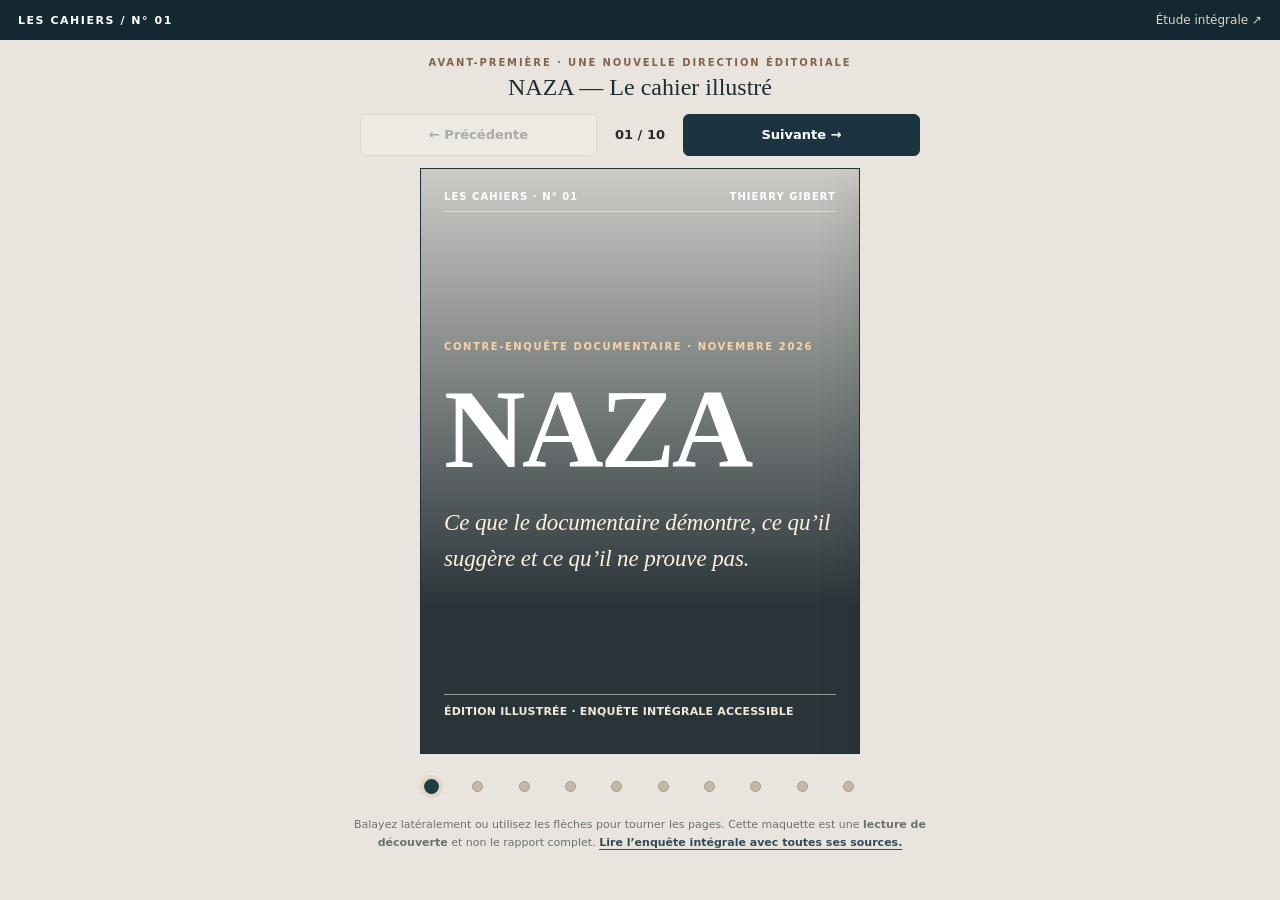
<file: archives/avant-premiere-10-cartes-2026-11-14.html>
<!doctype html><html lang="fr"><head><meta charset="utf-8"><meta name="viewport" content="width=device-width,initial-scale=1,viewport-fit=cover"><title>Avant-première — Les Cahiers 01 · NAZA</title><meta name="description" content="Maquette éditoriale illustrée de NAZA, un parcours de lecture de découverte."><style>
:root{--night:#142832;--navy:#1b3540;--paper:#f6f2e9;--ivory:#fffaf1;--sand:#e8dfd2;--bronze:#a87a4e;--rust:#a3483c;--ink:#1e2d33;--soft:#736a62;--serif:Georgia,"Iowan Old Style",serif;--sans:system-ui,-apple-system,"Segoe UI",sans-serif;--pw:min(92vw,440px,58svh);--ph:calc(var(--pw) * 1.307)}
*{box-sizing:border-box}html{scroll-behavior:smooth}body{margin:0;background:#e9e5de;color:var(--ink);font-family:var(--sans)}a{color:inherit}button,select{font:inherit}button:focus-visible,a:focus-visible,select:focus-visible{outline:3px solid #da9f65;outline-offset:4px}
.top{padding:13px 18px;background:var(--night);color:#fff;display:flex;gap:12px;align-items:center;justify-content:space-between}.brand{font-size:11px;font-weight:800;letter-spacing:.14em;text-transform:uppercase}.top a{font-size:12px;text-decoration:none;color:#e3d5c7}
main{max-width:1100px;margin:auto;padding:12px 12px 40px}.pretitle{text-align:center;font-size:10px;font-weight:800;letter-spacing:.19em;text-transform:uppercase;color:#806448;margin:5px 0}.heading{text-align:center;font:500 clamp(17px,4vw,24px)/1.2 var(--serif);margin:4px 0 12px}
.nav{display:flex;align-items:center;gap:8px;justify-content:center;max-width:560px;margin:0 auto 12px}.nav button{border:1px solid #c2b9ad;background:#f8f7f3;color:var(--night);font-size:13px;font-weight:750;padding:9px 11px;min-height:42px;border-radius:6px;flex:1;cursor:pointer}.nav button.next{background:var(--navy);color:#fff;border-color:var(--navy)}.nav button:disabled{opacity:.3;cursor:default}.nav .count{font-size:13px;font-weight:850;min-width:66px;text-align:center;font-variant-numeric:tabular-nums}
.viewport{position:relative;perspective:1450px;-webkit-perspective:1450px;display:flex;justify-content:center;align-items:center;min-height:0}.book{position:relative;width:var(--pw);height:auto;aspect-ratio:.765;isolation:isolate}.leaf{width:100%;height:100%;position:absolute;inset:0;overflow:hidden;box-shadow:0 16px 40px #101f2728,3px 2px 0 #e5dfd4;border:1px solid #ded5c8;background:var(--ivory);transform-style:preserve-3d;backface-visibility:hidden;-webkit-backface-visibility:hidden}.leaf-inner{height:100%;width:100%;display:flex;flex-direction:column;min-height:0;padding:clamp(18px,5vw,26px);position:relative}
.leaf .folio{font:800 10px/1.2 var(--sans);letter-spacing:.13em;color:#8f765c;text-transform:uppercase;border-bottom:1px solid #d9cbbd;padding-bottom:7px;margin-bottom:10px;display:flex;justify-content:space-between}.leaf h2{font:500 clamp(25px,6.3vw,36px)/1.05 var(--serif);letter-spacing:-.04em;margin:0 0 8px}.leaf .deck{font:400 clamp(13.5px,3.7vw,16px)/1.48 var(--serif);margin:0;color:#3b494b}.leaf .conclusion{font:500 clamp(13px,3.5vw,15px)/1.4 var(--sans);margin:7px 0 0;color:#253e42}.leaf .source{margin-top:auto;border-top:1px solid #e0d8ca;padding-top:7px;font:600 9px/1.25 var(--sans);letter-spacing:.04em;color:#786c60}.leaf .num{position:absolute;right:20px;bottom:13px;font:700 9px var(--sans);color:#8b765f}
.leaf--cover{background:linear-gradient(180deg,#12232d22,#0c191fdd 75%),url('https://thierrygibert15.wordpress.com/wp-content/uploads/2026/11/les-cahiers-naza-couverture-editoriale.jpg') center/cover;color:white;border-color:#1e3038}
.leaf--cover .leaf-inner{padding:22px 23px 23px}.leaf--cover .folio{color:#fff;border-color:#ffffff7a}.leaf--cover .hero{margin-top:auto}.leaf--cover .eyebrow{font:850 10px var(--sans);letter-spacing:.16em;color:#f9d3a5;text-transform:uppercase}.leaf--cover h2{font:400 clamp(74px,21vw,113px)/.92 var(--serif);letter-spacing:-.075em;margin:12px 0 15px}.leaf--cover .deck{color:#fff1dd;font:italic 400 clamp(17px,5vw,23px)/1.3 var(--serif)}.leaf--cover .source{color:#eee2cf;border-color:#ffffff80}
.leaf--opening{background:var(--paper)}.leaf--opening .huge{font:italic 400 clamp(30px,8.5vw,50px)/1 var(--serif);letter-spacing:-.05em;color:#4e3e32;margin:0 0 15px}.leaf--opening .rule{width:52%;height:3px;background:var(--rust);margin:16px 0 13px}.leaf--opening .questions{display:grid;gap:7px;margin-top:auto}.leaf--opening .questions div{font-size:12px;font-weight:680;line-height:1.25;border-top:1px solid #d6cfc1;padding:7px 0;display:flex;align-items:center;gap:10px}.leaf--opening .questions b{font:400 22px var(--serif);color:var(--rust)}
.leaf--night{background:var(--night);color:#faf4e9;border-color:#0e252d}.leaf--night .folio{color:#dbbe92;border-color:#647579}.leaf--night h2{color:#fff8ed}.leaf--night .deck{color:#e7dfd1}.leaf--night .source{border-color:#53686c;color:#d7c9b5}.leaf--night .num{color:#bdab91}
.leaf--numbers{background:#f3eee5}.leaf--numbers .giant{font:400 clamp(58px,17.5vw,91px)/.9 var(--serif);letter-spacing:-.065em;color:#1a333b;margin:0}.leaf--numbers .explain{font:500 12px/1.38 var(--sans);color:#554c44}
.graphic{flex:1;min-height:0;display:flex;flex-direction:column;justify-content:center;margin:10px 0 8px}
.target-flow{display:grid;grid-template-columns:1fr 28px 1fr;gap:6px;align-items:stretch;margin:8px 0 8px}.target-flow .step{padding:13px 9px;border:1px solid #5f6c70;min-height:98px;display:flex;flex-direction:column;gap:8px}.target-flow .step b{font:600 14px var(--sans);color:#f5d5a3}.target-flow .step small{font:12px/1.25 var(--sans);color:#e3e1db}.target-flow .arrow{display:grid;place-content:center;color:#c4aa88;font-size:26px}
.target-second{border-top:1px solid #647579;padding-top:10px;margin-top:8px;display:grid;grid-template-columns:1fr 1fr 1fr;gap:7px}.target-second span{font:700 10px/1.3 var(--sans);color:#eae0cd;border:1px solid #576a6c;padding:7px 3px;text-align:center}
.comparison{display:grid;grid-template-columns:1fr 1fr;gap:9px;margin:9px 0 5px}.comparison>div{border:1px solid #c6bbae;background:#fffdfa;padding:13px 9px;min-height:125px}.comparison>div:nth-child(2){background:#edddd4;border-color:#cfae9b}.comparison strong{display:block;font:500 clamp(52px,15vw,79px)/.95 var(--serif);letter-spacing:-.07em;color:#21383d}.comparison span{display:block;font:800 9px/1.25 var(--sans);text-transform:uppercase;letter-spacing:.07em;color:#7d5941;margin:8px 0}.comparison small{font:11px/1.35 var(--sans);color:#3a4144;display:block}
.case-grid{background:#1b333b;color:#fff5e5;padding:13px 14px;margin:12px 0 4px;border-top:4px solid #b98955}.case-grid .big{font:400 clamp(48px,14.5vw,80px)/.98 var(--serif);letter-spacing:-.045em}.case-grid .unit{font:700 12px var(--sans);color:#e9d4b5}.case-grid small{display:block;border-top:1px solid #6c8183;font:11px/1.45 var(--sans);color:#e8e3db;margin-top:10px;padding-top:9px}
.convoy{position:relative;background:#e3ded3;border:1px solid #d3cbbd;margin:13px 0 9px;min-height:130px;padding:20px 10px 18px;display:flex;align-items:center;justify-content:space-evenly}.convoy:before{content:"";position:absolute;left:10%;right:10%;top:60%;border-top:2px dashed #7d9191}.van{z-index:1;background:#f7f8f4;border:2px solid #35555b;border-radius:4px;width:50px;height:27px;display:grid;place-content:center;position:relative}.van:before,.van:after{content:"";position:absolute;bottom:-7px;width:9px;height:9px;border-radius:50%;background:#35555b}.van:before{left:7px}.van:after{right:7px}.van span{font:800 8px var(--sans)}.convoy .alert{z-index:1;position:absolute;right:8px;top:4px;color:#b5473a;font-weight:900;font-size:24px}
.source-test{display:grid;grid-template-columns:1fr 23px 1fr;gap:5px;align-items:center;margin:12px 0}.source-test>div{padding:16px 10px;background:#f6ecda;border:1px solid #dccbb1;min-height:123px}.source-test>div:last-child{background:#273f46;color:#fff;border-color:#273f46}.source-test strong{display:block;font:400 clamp(49px,13vw,65px)/1 var(--serif);letter-spacing:-.04em}.source-test span{font:700 11px/1.25 var(--sans);display:block;margin-top:7px}.source-test .not-eq{font:900 22px var(--sans);color:#bd7358}
.legal-stack{display:grid;gap:5px;margin:8px 0 7px}.legal-stack>div{display:grid;grid-template-columns:39px 1fr;gap:10px;align-items:center;border-bottom:1px solid #607576;padding:8px 3px}.legal-stack b{font:400 33px var(--serif);color:#dfb884}.legal-stack strong{font:700 13px/1.2 var(--sans);display:block}.legal-stack small{font:11px/1.3 var(--sans);color:#d2dcd7;display:block;margin-top:2px}
.status{display:grid;gap:7px;margin:12px 0}.status div{padding:10px 10px 10px 13px;border-left:4px solid #8a9a87;background:#eeede6}.status div:nth-child(2){border-color:#c2a25d;background:#f2eadb}.status div:nth-child(3){border-color:#b36259;background:#eee3dd}.status strong{font:850 11px var(--sans);text-transform:uppercase;letter-spacing:.08em;display:block;margin-bottom:3px}.status span{font:12px/1.38 var(--sans);display:block}
.leaf--closing{background:var(--night);color:#fff}.leaf--closing .folio{color:#dec9a7;border-color:#607375}.leaf--closing .quote{font:italic 400 clamp(28px,7.3vw,45px)/1.05 var(--serif);letter-spacing:-.04em;margin:auto 0 18px}.leaf--closing .quote:before{content:"“";display:block;font:400 63px/.7 var(--serif);color:#d4ad75}.leaf--closing .links{display:grid;gap:8px;margin-bottom:12px}.leaf--closing .links a{font:800 12px var(--sans);color:#102832;background:#f6ecdc;padding:10px 12px;text-decoration:none}.leaf--closing .source{color:#b7c8c9;border-color:#51676a}
.turn-overlay{pointer-events:none;z-index:3;transform-style:preserve-3d;will-change:transform,opacity}.turn-overlay.fwd{transform-origin:left center;animation:turnOut 660ms ease-in-out forwards}.turn-overlay.back{transform-origin:right center;animation:turnBack 660ms ease-in-out forwards}@keyframes turnOut{from{transform:rotateY(0);opacity:1}to{transform:rotateY(-178deg);opacity:0}}@keyframes turnBack{from{transform:rotateY(0);opacity:1}to{transform:rotateY(178deg);opacity:0}}
.cta{text-align:center;font-size:11px;color:#69716e;line-height:1.6;margin:12px auto 5px;max-width:630px}.cta a{color:#314c56;font-weight:700;text-underline-offset:3px}
@media(max-width:370px){.leaf-inner{padding:13px}.leaf h2{font-size:23px}.leaf .deck{font-size:13px}.leaf .graphic{margin:6px 0}.legal-stack>div{padding:6px 2px}.page-small{font-size:10px}}
@media(prefers-reduced-motion:reduce){*{scroll-behavior:auto!important}.turn-overlay{animation:none!important}}

/* Une carte = un cran de défilement, avec balayage horizontal natif. */
.book{
 display:flex;align-items:stretch;gap:0;overflow-x:auto;overflow-y:hidden;
 scroll-snap-type:x mandatory;scroll-padding-inline:0;
 overscroll-behavior-x:contain;-webkit-overflow-scrolling:touch;
 scrollbar-width:none;touch-action:pan-x pan-y;
 aspect-ratio:.75;
}
.book::-webkit-scrollbar{display:none}
.book>.leaf{
 position:relative;inset:auto;flex:0 0 100%;min-width:0;width:100%;
 height:100%;scroll-snap-align:start;scroll-snap-stop:normal;transform:none;
}
#source[hidden]{display:none!important}

/* Typographie, contraste et notes de sources */
.leaf-inner{padding:clamp(16px,4.6vw,25px)}
.leaf .folio{font-size:10px;line-height:1.28;margin-bottom:12px;letter-spacing:.105em}
.leaf h2{font-weight:570;line-height:1.15;margin-bottom:12px;letter-spacing:-.032em}
.leaf .deck{line-height:1.55;letter-spacing:-.005em}
.leaf .conclusion{line-height:1.52}
.leaf .source{
 font:650 clamp(10px,2.45vw,11px)/1.44 var(--sans);
 letter-spacing:.017em;color:#61594f;border-top:1px solid #d6cbb9;
 padding-top:9px;margin-top:auto;
}
.leaf--night .source,.leaf--closing .source{color:#e2d4c4;border-color:#5c7477}
.leaf--cover .source{color:#f4e8d7;border-color:#ffffff80}
.leaf .graphic{margin-top:12px;margin-bottom:10px}
.leaf .folio,.leaf h2,.leaf .source{flex-shrink:0}

/* Dix points de progression accessibles et cliquables */
.progress{
 width:min(460px,94vw);margin:14px auto 6px;
 display:grid;grid-template-columns:repeat(10,minmax(0,1fr));
 gap:3px;align-items:center;
}
.progress-dot{
 appearance:none;-webkit-appearance:none;border:0;background:transparent;
 cursor:pointer;min-width:0;min-height:36px;padding:0;
 display:flex;align-items:center;justify-content:center;
}
.progress-dot::before{
 content:"";display:block;width:9px;height:9px;border-radius:50%;
 background:#c4b9a8;border:1px solid #a99a88;
 transition:background .18s,transform .18s,box-shadow .18s;
}
.progress-dot.is-done::before{background:#ae825b;border-color:#97704c}
.progress-dot[aria-current="step"]::before{
 background:#203d47;border-color:#203d47;transform:scale(1.35);
 box-shadow:0 0 0 3px #e2d7c7;
}
.progress-dot:hover::before{background:#6d5843}
.progress-dot:focus-visible{outline:2px solid #976b45;outline-offset:-3px;border-radius:5px}
.nav .count{min-width:70px}

/* Le téléchargement est l'action principale de la dernière carte */
.leaf--closing .links{gap:7px;margin-bottom:8px}
.leaf--closing .links a.link-download{
 display:flex;align-items:center;gap:10px;padding:11px 12px;
 border:1px solid #e6c18f;color:#172e36;background:#efc997;
 font-size:13px;line-height:1.25;font-weight:850;
 text-align:left;border-radius:3px;box-shadow:0 3px 0 #b98551;
}
.leaf--closing .links a.link-download:hover{background:#ffe0b3}
.leaf--closing .links a.link-download .download-icon{font:700 26px/1 var(--sans)}
.leaf--closing .links a.link-download small{
 display:block;margin-top:3px;font:550 10px/1.25 var(--sans);
 letter-spacing:.01em;
}
.leaf--closing .links a.link-secondary{
 padding:9px 11px;border:1px solid #82989a;
 background:transparent;color:#fff3df;
 font-size:11px;text-align:center;box-shadow:none;
}
.leaf--closing .links a.link-secondary:hover{background:#344d52}
@media(max-width:370px){
 .leaf-inner{padding:14px}
 .leaf h2{line-height:1.12;margin-bottom:9px}
 .leaf .folio{font-size:9px;margin-bottom:8px}
 .leaf .deck{line-height:1.43}
 .leaf .graphic{margin:6px 0}
 .leaf .source{font-size:9.5px;line-height:1.34;padding-top:6px}
 .leaf--closing .links a.link-download{padding:9px 10px}
}
@media(prefers-reduced-motion:reduce){
 .book{scroll-behavior:auto!important}
 .progress-dot::before{transition:none}
}

</style></head><body><header class="top"><div class="brand">LES CAHIERS / N° 01</div><a href="./">Étude intégrale ↗</a></header><main><div class="pretitle">Avant-première · Une nouvelle direction éditoriale</div><h1 class="heading">NAZA — Le cahier illustré</h1><nav class="nav" aria-label="Tourner les feuilles"><button id="prev" type="button" aria-label="Page précédente">← Précédente</button><output class="count" id="count">01 / 10</output><button id="next" class="next" type="button" aria-label="Page suivante">Suivante →</button></nav><div class="viewport" id="stage"><div id="book" class="book" role="region" aria-label="Cahier NAZA à feuilleter"><article id="page" class="leaf leaf--cover" data-section="Ouverture" aria-label="Couverture NAZA"><div class="leaf-inner"><div class="folio"><span>LES CAHIERS · N° 01</span><span>THIERRY GIBERT</span></div><div class="hero"><div class="eyebrow">Contre-enquête documentaire · Novembre 2026</div><h2>NAZA</h2><p class="deck">Ce que le documentaire démontre, ce qu’il suggère et ce qu’il ne prouve pas.</p></div><p class="source">ÉDITION ILLUSTRÉE · ENQUÊTE INTÉGRALE ACCESSIBLE</p></div></article></div></div><nav id="progress" class="progress" aria-label="Progression de la lecture : 10 cartes"></nav><p class="cta">Balayez latéralement ou utilisez les flèches pour tourner les pages. Cette maquette est une <strong>lecture de découverte</strong> et non le rapport complet. <a href="./">Lire l’enquête intégrale avec toutes ses sources.</a></p></main><div id="source" hidden><article class="leaf leaf--cover" data-section="Ouverture" aria-label="Couverture NAZA"><div class="leaf-inner"><div class="folio"><span>LES CAHIERS · N° 01</span><span>THIERRY GIBERT</span></div><div class="hero"><div class="eyebrow">Contre-enquête documentaire · Novembre 2026</div><h2>NAZA</h2><p class="deck">Ce que le documentaire démontre, ce qu’il suggère et ce qu’il ne prouve pas.</p></div><p class="source">ÉDITION ILLUSTRÉE · ENQUÊTE INTÉGRALE ACCESSIBLE</p></div></article><article class="leaf leaf--opening" data-section="Pourquoi ?" aria-label="La question centrale"><div class="leaf-inner"><div class="folio"><span>OUVERTURE</span><span>01</span></div><div style="margin:auto 0"><div class="huge">Une accusation grave exige des preuves précises.</div><div class="rule"></div><p class="deck">Le documentaire NAZA interroge la manière dont l’armée israélienne a ciblé des objectifs à Gaza. Nous examinons ses témoignages et les données disponibles, sans confondre une accusation avec sa démonstration.</p></div><div class="questions"><div><b>1</b> Que sait-on des procédures ?</div><div><b>2</b> Que disent vraiment les chiffres ?</div><div><b>3</b> Que permet de conclure le droit ?</div></div><p class="source">LA MÉTHODE : ÉTABLIR, CONFRONTER, QUALIFIER</p></div></article><article class="leaf leaf--night" data-section="Ciblage" aria-label="Les logiciels ne décident pas seuls."><div class="leaf-inner"><div class="folio"><span>01 / LE CIBLAGE</span><span>LES CAHIERS · 01</span></div><h2>Les logiciels ne décident pas seuls.</h2><div class="graphic"><div class="target-flow"><div class="step"><b>HABSORA</b><small>Proposer des cibles potentielles</small></div><span class="arrow">→</span><div class="step"><b>LAVENDER</b><small>Évaluer des personnes présumées liées à des groupes armés</small></div></div><div class="target-second"><span>DONNÉES</span><span>CONTRÔLE HUMAIN</span><span>DÉCISION</span></div></div><p class="deck">L’existence de ces outils est documentée. La question décisive est le contrôle exercé entre une proposition algorithmique et une frappe effective.</p><p class="source">SOURCES : TSAHAL · +972 MAGAZINE · WASHINGTON POST</p></div></article><article class="leaf leaf--numbers" data-section="Chiffres" aria-label="500 ≠ 500"><div class="leaf-inner"><div class="folio"><span>02 / LES CHIFFRES</span><span>LES CAHIERS · 01</span></div><h2>500 ≠ 500</h2><div class="graphic"><div class="comparison"><div><strong>500</strong><span>DOCUMENTÉ PAR LE NYT</span><small>Risque civil cumulé sur une journée, dans une directive temporaire d’octobre 2023.</small></div><div><strong>500</strong><span>NON ÉTABLI PUBLIQUEMENT</span><small>Pour une frappe unique visant une personne, selon l’allégation discutée dans NAZA.</small></div></div></div><p class="deck">Même chiffre, deux affirmations différentes. La première ne prouve pas la seconde : il faut la fiche de ciblage, la cible et la date pour vérifier une frappe précise.</p><p class="source">SOURCE : NEW YORK TIMES, 26 DÉC. 2024 · TSAHAL, 1er OCT. 2026</p></div></article><article class="leaf " data-section="Opérations" aria-label="Jabaliya. Un bilan n’est pas une prévision."><div class="leaf-inner"><div class="folio"><span>03 / ÉTUDE DE CAS</span><span>LES CAHIERS · 01</span></div><h2>Jabaliya. Un bilan n’est pas une prévision.</h2><div class="graphic"><div class="case-grid"><div class="big">126–143</div><div class="unit">morts civils estimés par Airwars</div><small>31 octobre 2023 · Une estimation après l’attaque, non une évaluation publiée avant la frappe.</small></div></div><p class="deck">L’ampleur des pertes est documentée. Pour juger la décision de frappe, il faut aussi rechercher ce que les décideurs savaient avant l’attaque.</p><p class="source">SOURCE : AIRWARS, DOSSIER ISPT0783 · ESTIMATION ATTRIBUÉE</p></div></article><article class="leaf " data-section="Opérations" aria-label="Sept humanitaires tués."><div class="leaf-inner"><div class="folio"><span>03 / ÉTUDE DE CAS</span><span>LES CAHIERS · 01</span></div><h2>Sept humanitaires tués.</h2><div class="graphic"><div class="convoy" aria-hidden="true"><div class="van"><span>WCK</span></div><div class="van"><span>WCK</span></div><div class="van"><span>WCK</span></div><div class="alert">×</div></div></div><p class="deck">En avril 2024, une frappe israélienne tue sept membres de World Central Kitchen. L’enquête de Tsahal reconnaît des erreurs graves et des violations de procédure.</p><p class="source">LE FAIT ÉTABLI : UNE DÉFAILLANCE · L’INTENTION EXIGE D’AUTRES PREUVES</p></div></article><article class="leaf " data-section="Sources" aria-label="24 témoins filmés. Plus de 100 sources invoquées."><div class="leaf-inner"><div class="folio"><span>04 / LES SOURCES</span><span>LES CAHIERS · 01</span></div><h2>24 témoins filmés. Plus de 100 sources invoquées.</h2><div class="graphic"><div class="source-test"><div><strong>24</strong><span>TÉMOINS À L’ÉCRAN</span></div><span class="not-eq">≠</span><div><strong>100+</strong><span>SOURCES DÉCLARÉES PAR LES PRODUCTEURS</span></div></div></div><p class="deck">Ce n’est ni un film fondé sur un seul témoignage ni une preuve automatique de corroboration : certaines pièces restent confidentielles et ne peuvent pas être contrôlées de façon indépendante.</p><p class="source">SOURCE : PRODUCTEURS DE NAZA, THE GUARDIAN, OCT. 2026</p></div></article><article class="leaf leaf--night" data-section="Droit" aria-label="Trois vérifications. Pas un chiffre magique."><div class="leaf-inner"><div class="folio"><span>05 / LE DROIT</span><span>LES CAHIERS · 01</span></div><h2>Trois vérifications. Pas un chiffre magique.</h2><div class="graphic"><div class="legal-stack"><div><b>01</b><span><strong>Distinction</strong><small>La cible est-elle un objectif militaire ?</small></span></div><div><b>02</b><span><strong>Proportionnalité</strong><small>Le risque civil anticipé est-il excessif au regard de l’avantage attendu ?</small></span></div><div><b>03</b><span><strong>Précautions</strong><small>Les mesures pratiquement possibles ont-elles été prises ?</small></span></div></div></div><p class="deck">La légalité d’une attaque ne se réduit pas au nombre de victimes ni à l’existence d’un outil informatique.</p><p class="source">SOURCE : CICR · DROIT INTERNATIONAL HUMANITAIRE COUTUMIER</p></div></article><article class="leaf " data-section="Conclusion" aria-label="Ce que l’on peut affirmer."><div class="leaf-inner"><div class="folio"><span>06 / LE BILAN</span><span>LES CAHIERS · 01</span></div><h2>Ce que l’on peut affirmer.</h2><div class="graphic"><div class="status"><div><strong>Établi</strong><span>Habsora et Lavender existent et participent au traitement du renseignement.</span></div><div><strong>Fortement étayé</strong><span>Le ciblage a été accéléré et certaines règles ont été assouplies.</span></div><div><strong>Contesté</strong><span>La frappe unique autorisant 500 victimes anticipées n’est pas établie par les pièces publiques.</span></div></div></div><p class="deck">Une conclusion solide vaut davantage qu’une accumulation d’affirmations non vérifiables.</p><p class="source">BILAN DE LA CONTRE-ENQUÊTE · ÉDITION DU 13 NOV. 2026</p></div></article><article class="leaf leaf--closing" data-section="Conclusion" aria-label="Conclusion et accès aux sources"><div class="leaf-inner"><div class="folio"><span>LA CONCLUSION</span><span>LES CAHIERS · 01</span></div><div class="quote">Savoir, accepter et vouloir ne sont pas synonymes.</div><p class="deck" style="color:#f0e5d4;margin-bottom:20px">Le film soulève de vraies questions. Pour y répondre, il faut distinguer les faits, les responsabilités et l’intention.</p><div class="links"><a class="link-download" target="_blank" rel="noopener" href="https://thierrygibert15.wordpress.com/wp-content/uploads/2026/11/les-cahiers-01-naza-edition-consolidee-13-11-2026.pdf"><span class="download-icon" aria-hidden="true">↓</span><span>Télécharger le rapport PDF<small>Édition consolidée · 12 pages</small></span></a><a class="link-secondary" href="./">Lire l’enquête intégrale ↗</a></div><p class="source">DOCUMENTS · MÉTHODE · SOURCES · VÉRIFICATIONS</p></div></article></div><script>
(()=>{
"use strict";
const source=[...document.querySelectorAll("#source > .leaf")];
const book=document.getElementById("book"),prev=document.getElementById("prev"),next=document.getElementById("next"),count=document.getElementById("count"),progress=document.getElementById("progress");
if(!book||!prev||!next||!count||!progress||source.length!==10)return;
// Garder la couverture statique pour les aperçus sans JavaScript.
const cards=source.map((item,i)=>{
 const c=item.cloneNode(true);c.removeAttribute("id");
 c.setAttribute("aria-label","Carte "+(i+1)+" sur "+source.length+" — "+(item.getAttribute("aria-label")||item.dataset.section||"NAZA"));
 c.setAttribute("aria-roledescription","page");return c;
});
book.replaceChildren(...cards);
book.scrollLeft=0;
let current=0,rafId=0;
const reduced=window.matchMedia("(prefers-reduced-motion: reduce)");
const dots=source.map((item,i)=>{
 const b=document.createElement("button");b.type="button";b.className="progress-dot";
 b.setAttribute("aria-label","Aller à la carte "+(i+1)+" sur "+source.length+" : "+(item.getAttribute("aria-label")||item.dataset.section||"NAZA"));
 b.title="Carte "+(i+1)+" — "+(item.dataset.section||"NAZA");
 b.addEventListener("click",()=>go(i));return b;
});
progress.replaceChildren(...dots);
function display(i){
 current=Math.max(0,Math.min(source.length-1,i));
 count.textContent=String(current+1).padStart(2,"0")+" / "+String(source.length).padStart(2,"0");
 prev.disabled=current===0;next.disabled=current===source.length-1;
 dots.forEach((dot,index)=>{
  if(index===current)dot.setAttribute("aria-current","step");else dot.removeAttribute("aria-current");
  dot.classList.toggle("is-done",index<current);
 });
}
function nearest(){return Math.round(book.scrollLeft/Math.max(1,book.clientWidth))}
function go(i){
 if(i<0||i>=source.length)return;
 display(i);
 book.scrollTo({left:i*book.clientWidth,behavior:reduced.matches?"auto":"smooth"});
}
prev.addEventListener("click",()=>go(current-1));
next.addEventListener("click",()=>go(current+1));
book.addEventListener("scroll",()=>{
 if(rafId)return;
 rafId=requestAnimationFrame(()=>{rafId=0;display(nearest())});
},{passive:true});
if("onscrollend" in book)book.addEventListener("scrollend",()=>display(nearest()),{passive:true});
document.addEventListener("keydown",e=>{
 if(e.altKey||e.ctrlKey||e.metaKey||e.target?.matches("input,textarea,select,button,a"))return;
 if(e.key==="ArrowLeft"){e.preventDefault();go(current-1)}
 if(e.key==="ArrowRight"){e.preventDefault();go(current+1)}
});
let width=book.clientWidth;
window.addEventListener("resize",()=>{
 if(Math.abs(book.clientWidth-width)<2)return;
 width=book.clientWidth;book.scrollTo({left:current*width,behavior:"auto"});display(current);
},{passive:true});
display(0);
})();
</script><noscript><p class="cta"><strong>Lecture interactive :</strong> ouvrez ce cahier depuis son <a href="https://thierrygibert-del.github.io/les-cahiers/avant-premiere.html">adresse GitHub Pages</a> dans Safari ou Chrome. La navigation nécessite JavaScript.</p></noscript></body></html>
</file>
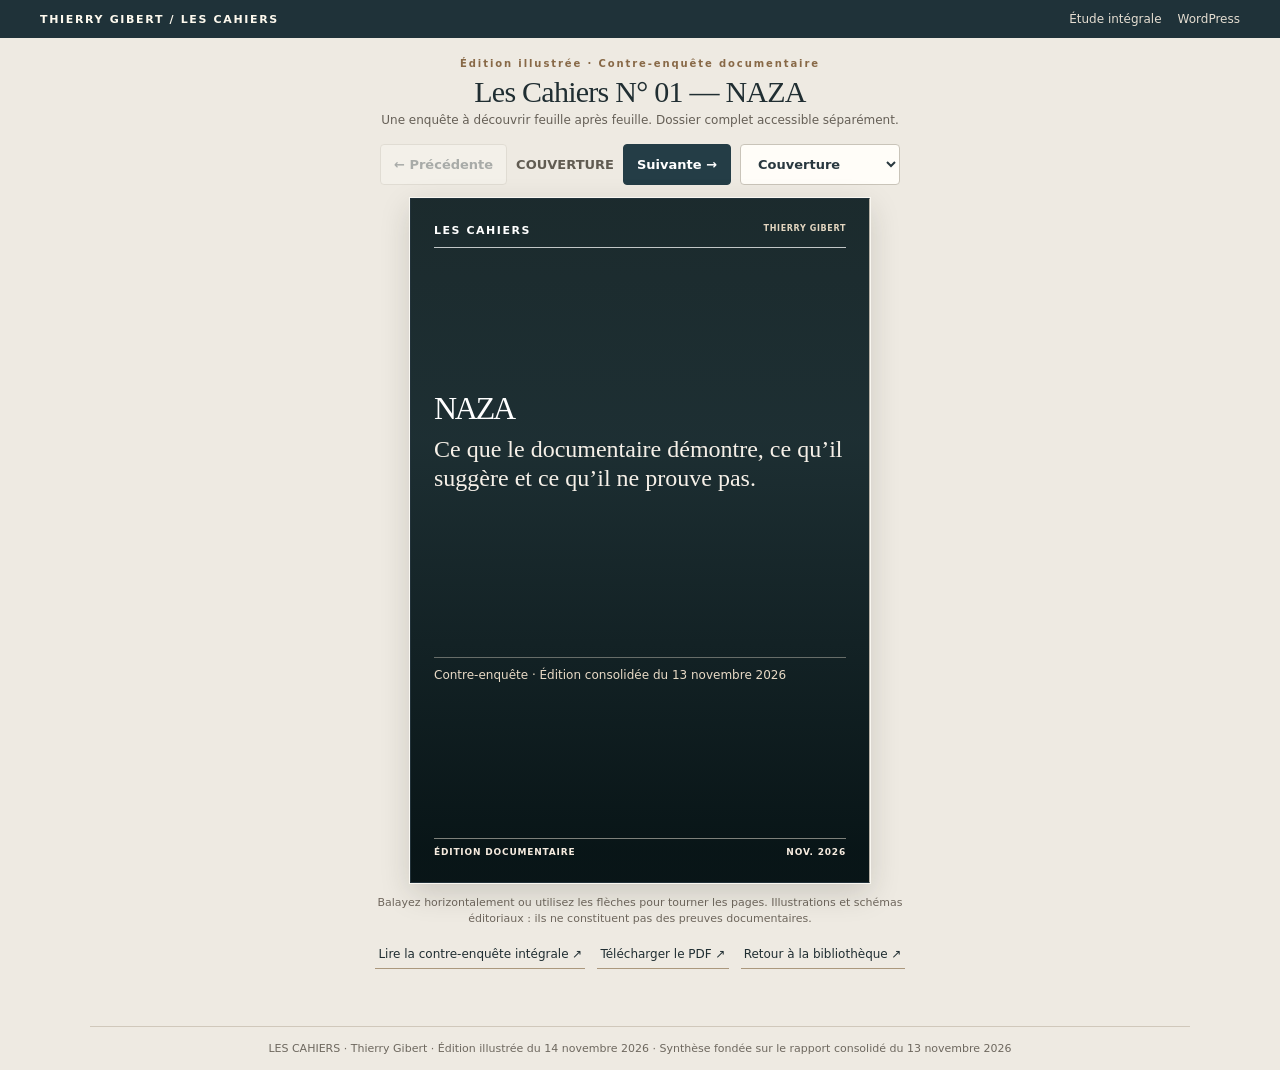
<file: archives/feuilleter-21-cartes-2026-11-14.html>
<!doctype html>
<html lang="fr"><head><meta charset="utf-8"><meta name="viewport" content="width=device-width,initial-scale=1,viewport-fit=cover"><meta name="theme-color" content="#1e2f35"><meta name="description" content="Les Cahiers n° 01 — NAZA. Cahier documentaire illustré : une lecture visuelle de notre contre-enquête."><title>Les Cahiers N° 01 — NAZA · Édition illustrée</title>
<style>
:root{--ink:#202e32;--paper:#efece5;--white:#fffdf8;--gold:#a8834a;--oxide:#944d3e;--hair:#d7d0c4;--pw:360px;--ph:455px;--serif:Georgia,"Iowan Old Style",Cambria,"Times New Roman",serif;--sans:system-ui,-apple-system,BlinkMacSystemFont,"Segoe UI",sans-serif}
*{box-sizing:border-box}html{scroll-behavior:smooth}body{margin:0;color:var(--ink);font-family:var(--sans);background:#eeeae2}button,select{font:inherit}a{color:inherit}a:focus-visible,button:focus-visible,select:focus-visible{outline:3px solid #b98b50;outline-offset:3px}
.sitebar{background:#1f3239;color:#fdf9ee;display:flex;align-items:center;justify-content:space-between;gap:16px;padding:12px clamp(14px,4vw,40px)}.brand{font-size:11px;font-weight:850;letter-spacing:.15em;text-decoration:none}.sitebar nav{display:flex;gap:16px}.sitebar nav a{color:#e5ded2;font-size:12px;text-decoration:none}.sitebar nav a:hover{text-decoration:underline}
main{max-width:1150px;margin:auto;padding:18px 12px 24px}.lede{text-align:center;margin:2px auto 17px;max-width:850px}.lede .sup{font-weight:750;font-size:10px;letter-spacing:.19em;color:#886947}.lede h1{font:400 clamp(21px,3vw,30px)/1.2 var(--serif);letter-spacing:-.025em;margin:5px 0 3px}.lede p{font-size:12px;color:#655f56;margin:0}
.controls{display:flex;gap:9px;align-items:center;justify-content:center;margin:9px auto 13px;flex-wrap:wrap}.controls button,.controls select{background:#fffdf8;border:1px solid #c9c4b9;color:#29383f;border-radius:4px;padding:10px 13px;min-height:41px;font-weight:750;font-size:13px}.controls button.primary{background:#243d46;border-color:#243d46;color:white}.controls button:disabled{opacity:.35;cursor:default}.controls select{max-width:min(245px,64vw);width:160px;font-weight:550}.controls .count{font-size:13px;color:#615c52;font-variant-numeric:tabular-nums;min-width:48px;text-align:center;font-weight:750}
.book-stage{position:relative;perspective:1600px;-webkit-perspective:1600px;min-height:var(--ph);display:flex;justify-content:center;align-items:center;margin:auto;isolation:isolate}.spread{display:flex;align-items:stretch;justify-content:center;gap:0;position:relative;transform-style:preserve-3d}.slot{height:var(--ph);width:var(--pw);flex:0 0 var(--pw)}.slot.empty{display:none}.book-stage:not(.is-single) .slot.empty{display:block;background:#eee9df;border-right:1px solid #d4c9b4}.book-stage.is-single .slot.left{display:none}
.page{width:100%;height:100%;background:var(--white);box-shadow:0 10px 28px rgba(33,37,31,.17);position:relative;overflow:hidden;border:1px solid #ddd5c8;outline:1px solid #f9f7f1;font-size:var(--font-scale,1em)}.page-inner{height:100%;width:100%;padding:clamp(16px,4.6%,27px);display:flex;flex-direction:column;min-height:0;position:relative;overflow:hidden}.page-kicker{font-size:clamp(9px,2.5vw,11px);font-weight:800;text-transform:uppercase;letter-spacing:.12em;color:#90724d;border-bottom:1px solid var(--hair);padding-bottom:8px;margin-bottom:14px;flex-shrink:0}.page h2{font:600 clamp(23px,6.4vw,34px)/1.14 var(--serif);letter-spacing:-.035em;margin:0 0 12px;flex-shrink:0}.page-body{font:400 clamp(14px,3.35vw,17px)/1.48 var(--serif);color:#37423f;flex-shrink:0}.page-body p{margin:0 0 7px}.page-body strong{font-weight:700}.page-small{font:400 clamp(10px,2.55vw,12px)/1.37 var(--sans);color:#777066;border-top:1px solid #e4ded5;margin:auto 0 9px;padding-top:9px;flex-shrink:0}.page-footer{border-top:1px solid var(--hair);display:flex;align-items:center;justify-content:space-between;padding-top:8px;font-size:9px;font-weight:800;letter-spacing:.09em;color:#8b7a62;margin-top:auto;flex-shrink:0}
.page--cover{background:#1e3034;color:#fff;border-color:#213139}.page--cover:before{content:"";position:absolute;inset:0;background:linear-gradient(180deg,rgba(23,33,33,.36),rgba(15,25,26,.05) 35%,rgba(7,19,21,.92) 95%),url("https://thierrygibert15.wordpress.com/wp-content/uploads/2026/11/les-cahiers-naza-couverture-editoriale.jpg") center center/cover no-repeat}.page--cover .page-inner{padding:25px 23px}.cover-mast{display:flex;justify-content:space-between;gap:6px;font-size:11px;font-weight:850;letter-spacing:.14em;border-bottom:1px solid #fffb;padding-bottom:10px}.cover-mast span{font-size:8px;letter-spacing:.08em;color:#e3d6c0}.page--cover h2{font-size:clamp(65px,19vw,103px);font-weight:400;line-height:.88;letter-spacing:-.07em;margin-top:auto;margin-bottom:13px;color:#fff}.page--cover .page-body{color:#f6f0e8}.page--cover .cover-sub{font-size:clamp(17px,4.4vw,24px);line-height:1.22;font-weight:400;margin:0 0 17px}.page--cover .page-small{border-color:#e5ded066;color:#e8dac6}.page--cover .page-footer{border-color:#e5ded088;color:#f7ece0}
.page--opening{background:#f7f1e8}.page--opening h2{margin-top:8px}.page--opening .page-body{margin-top:auto;margin-bottom:20px}.line-art{display:flex;align-items:center;justify-content:center;height:80px;margin:8px 0}.line-dot{width:27px;height:27px;border-radius:50%;border:2px solid #a8814b;background:#e1d1b6}.line-dot:last-child{background:#293d3d}.line-track{height:2px;width:38px;background:#c7b28f}
.contents-list{list-style:none;margin:3px 0 0;padding:0}.contents-list li{display:grid;grid-template-columns:32px 1fr;gap:0 6px;border-bottom:1px solid #e2d9cc;padding:9px 0}.contents-list li>span{grid-row:span 2;font:600 22px/1 var(--serif);color:#b1854d}.contents-list b{font-size:13px;line-height:1.16}.contents-list small{font-size:10px;color:#726f68}.scale-list{margin:2px 0;display:flex;flex-direction:column}.scale-list>div{display:flex;gap:10px;align-items:center;padding:7px 0;border-bottom:1px solid #e7dfd4}.scale-list span{display:flex;flex-direction:column;min-width:0}.scale-list strong{font-size:12.5px;line-height:1.2}.scale-list small{font-size:10px;color:#6d675f;line-height:1.25}.dot{width:12px;height:12px;border-radius:50%;display:block;flex:0 0 12px}.d1{background:#34594b}.d2{background:#77917a}.d3{background:#b69d5a}.d4{background:#bc804b}.d5{background:#a85e55}
.systems{display:grid;grid-template-columns:1fr 1fr;gap:10px;margin:6px 0 13px}.system{background:#e9e9e1;border:1px solid #d6d0c3;padding:12px 9px;display:flex;flex-direction:column;justify-content:center;align-items:center;text-align:center;min-height:94px}.system.c{grid-column:span 2;min-height:78px;background:#2b4041;color:white}.system-symbol{font:38px/1 var(--serif);color:#97714a}.system.c .system-symbol{color:#d1bb8d;font-size:28px}.system strong{font-size:11px;letter-spacing:.04em;margin-top:5px}.system small{font-size:10px;line-height:1.32;margin-top:3px}.steps{display:flex;align-items:stretch;gap:3px;margin:24px 0 22px}.steps>div{flex:1;min-width:0;background:#e9e5dc;border-top:3px solid #a78150;padding:9px 4px 12px;text-align:center;display:flex;flex-direction:column;min-height:128px}.steps b{color:#9b7a56;font-size:26px;font-family:var(--serif);font-weight:400}.steps span{font-size:11px;font-weight:800}.steps small{font-size:10px;margin-top:5px;line-height:1.23}.steps>i{align-self:center;font:20px var(--serif);color:#a18053}
.quadrant{display:grid;grid-template-columns:1fr 1fr;gap:8px;margin:10px 0}.quadrant>div{min-height:105px;background:#eeeae0;border:1px solid #e1d8cd;padding:11px 8px;display:flex;flex-direction:column}.quadrant span{font-size:9px;font-weight:800;color:#90744e;letter-spacing:.05em}.quadrant b{font:400 27px/1.1 var(--serif);margin:9px 0 4px}.quadrant small{font-size:11px;line-height:1.2}
.page--number{background:#232e33;color:white}.page--number .page-kicker{color:#d8b885;border-color:#5a6360}.page--number h2{font-size:0;line-height:0}.number-graphic{display:flex;flex-direction:column;align-items:center;justify-content:center;flex:1;text-align:center}.number-graphic .big{font:400 clamp(132px,36vw,205px)/.78 var(--serif);letter-spacing:-.09em;color:#e3bb80}.number-graphic .units{color:#f4eee3;font-size:17px;margin:17px 0}.page--number .page-body{color:#f1ede7}.page--number .page-small{color:#d1c4b4;border-color:#546168}.page--number .page-footer{color:#d5c2a5;border-color:#546168}
.duel{display:grid;grid-template-columns:1fr 1fr;gap:8px;margin:9px 0 0}.duel>div{background:#e8e8e0;border:1px solid #d1c7b6;padding:12px 10px;min-height:140px;text-align:center}.duel>div+div{background:#efe3da}.duel-label{font-size:9px;font-weight:800;color:#756344;line-height:1.3;min-height:26px;display:block}.duel strong{font:500 57px/1.1 var(--serif);color:#1e3539}.duel small{font-size:11px;line-height:1.3;display:block}.unequal{text-align:center;font:500 34px var(--serif);color:#955d44;margin:0}
.case-layout{margin:8px 0}.case-no{font-size:11px;letter-spacing:.15em;font-weight:800;color:#a17d54}.case-stat{background:#20383e;color:white;padding:20px 17px;margin:8px 0 12px}.case-stat b{font:500 clamp(58px,16vw,82px)/.9 var(--serif);display:block;color:#e3c39a}.case-stat span{font-size:13px;display:block;margin-top:8px}.case-rule{display:flex;gap:12px;align-items:center}.case-rule i{width:5px;align-self:stretch;min-height:45px;background:#b28a59;flex:0 0 5px}.case-rule span{font-size:12px;line-height:1.4}
.convoy{background:#e6e8e4;padding:16px 12px;margin:16px 0}.convoy>div:first-child{display:flex;align-items:center;gap:10px;justify-content:center}.convoy>div:first-child span{font-size:13px;font-weight:800}.convoy>div:first-child i{width:23px;height:16px;border:2px solid #365359;border-radius:4px;position:relative}.convoy>div:first-child i:after{content:"";position:absolute;bottom:-6px;left:2px;width:5px;height:5px;background:#365359;border-radius:50%;box-shadow:12px 0 #365359}.break{border-top:1px dashed #b28b72;display:flex;gap:12px;align-items:center;margin-top:20px;padding-top:11px}.break b{font:65px/1 var(--serif);color:#a14f42}.break span{font-size:13px;font-weight:700}
.white-flag{height:160px;margin:12px auto;background:linear-gradient(155deg,#e7e8e1,#f2eee6);position:relative;overflow:hidden;display:flex;justify-content:flex-end;align-items:center;padding:24px}.white-flag .pole{position:absolute;height:130px;width:4px;background:#485d60;left:45px;bottom:0}.white-flag .flag{position:absolute;width:95px;height:61px;border:1px solid #d6d1c7;background:#fff;left:49px;top:25px;clip-path:polygon(0 0,100% 8%,90% 90%,0 100%)}.white-flag strong{font:600 94px/.9 var(--serif);color:#324548;display:block}.white-flag small{font-size:13px;display:block}
.sources-art{display:grid;grid-template-columns:1fr 1fr;gap:11px;margin:12px 0}.source-cluster{display:grid;grid-template-columns:repeat(8,minmax(0,18px));justify-content:center;gap:6px;padding:10px;background:#e8e7df;grid-column:span 2}.source-cluster i{width:18px;height:18px;background:#a8a7a0;border-radius:50%;opacity:.8}.source-cluster i:nth-child(3n){background:#4e6764}.source-text{background:#f0e6d7;padding:12px;text-align:center}.source-text strong{font:500 52px/1 var(--serif);display:block}.source-text span{font-size:11px;line-height:1.25}.source-divide{display:none}
.network{margin:10px 0;background:#f0ece3;text-align:center;padding:16px 13px}.network-main{background:#24383b;color:#fff;padding:13px;font-size:12px;font-weight:800}.network-arrows{display:flex;justify-content:space-around;color:#9a7951;font-size:24px}.network-arrows i:after{content:"↙"}.network-arrows i+i:after{content:"↘"}.network-pair{display:flex;gap:9px}.network-pair span{background:#d9d6c9;border:1px solid #bcb6a8;padding:11px 8px;flex:1;font-size:13px;font-weight:700}.network-independent{margin:11px auto 0;padding:10px;background:#e5eadf;border-left:4px solid #627e69;font-size:12px;font-weight:800}.network-independent b{color:#2f6c45}
.translation{display:grid;gap:9px;margin:10px 0}.translation>div{background:#ece5da;border-left:3px solid #a7835b;display:grid;grid-template-columns:29px 1fr;align-items:center;gap:4px 8px;padding:12px}.translation b{grid-row:span 3;font:400 25px var(--serif);color:#99734f}.translation span{font-size:12px;line-height:1.26}.translation i{font-size:18px;line-height:1;color:#985b43}.translation em{font-size:13px;line-height:1.22;color:#944d3e;font-weight:700}
.law-card{display:grid;gap:10px;margin:12px 0}.law-card div{display:grid;grid-template-columns:40px 1fr;grid-template-rows:auto auto;align-items:center;border:1px solid #d5cdc0;background:#efeae1;padding:8px 12px}.law-card div span{grid-row:span 2;font:31px/1 var(--serif);color:#9b794f}.law-card b{font-size:13px}.law-card small{font-size:11px;line-height:1.3;margin-top:2px}
.ladder{display:grid;gap:8px;margin:11px 0}.ladder div{background:#e5e8e4;border-left:4px solid #5f7a75;padding:10px 12px;display:flex;gap:13px;align-items:center;min-height:43px}.ladder div:nth-child(2){margin-left:10px}.ladder div:nth-child(3){margin-left:20px}.ladder div:nth-child(4){margin-left:30px;background:#eee1d6;border-left-color:#9d6548}.ladder i{font:20px var(--serif);color:#957247}.ladder span{font-size:12px;font-weight:750;line-height:1.2}
.page--addendum{background:#f5ece4}.status-paper{padding:17px;border:1px solid #d6bfae;background:#fcf8f1;margin:14px 0}.status-paper>span{font-size:10px;letter-spacing:.13em;color:#9d5e4b;font-weight:850}.status-paper>strong{display:block;font:500 37px/1.4 var(--serif);color:#a14c3e}.status-paper div{font-size:12px;padding:6px 0;border-top:1px solid #e5d8cc}.status-paper i{display:inline-block;width:7px;height:7px;margin-right:10px;border:1px solid #a14c3e;transform:rotate(45deg)}
.verdict{display:grid;gap:12px;margin:12px 0}.verdict div{padding:14px 13px;border-left:4px solid #5c8573;background:#e8eee6}.verdict div+div{background:#f3e8de;border-left-color:#a3644d}.verdict b{font-size:14px;display:block;margin-bottom:7px}.verdict span{font-size:12px;line-height:1.4;display:block}
.page--quote{background:#243b42;color:white}.page--quote .page-kicker{color:#d8b884;border-color:#56666a}.page--quote h2{font:italic 400 clamp(30px,7vw,44px)/1.2 var(--serif);color:#faf3e7;margin-top:auto;margin-bottom:15px}.page--quote .page-body{font-size:16px;color:#e2e5df;margin-bottom:20px}.page--quote .page-small{color:#d5d1c6;border-color:#6a7777}.page--quote .page-footer{color:#d5c4a6;border-color:#6a7777}.quote-mark{position:absolute;font:240px/1 var(--serif);color:#ffffff10;left:25px;top:80px;pointer-events:none}
.end-links{display:grid;gap:10px;margin:18px 0}.end-links a{display:block;background:#243b42;color:#fff;padding:15px 12px;text-decoration:none;font-size:13px;font-weight:800}.end-links a:nth-child(2){background:#e4d6c0;color:#273638}.end-links a:nth-child(3){background:#e9e7e0;color:#273638;border:1px solid #ccc2b1}
@media(min-width:940px){.page{border-right-color:#b6b0a5}.book-stage:not(.is-single) .slot:first-child .page{box-shadow:-12px 11px 28px #28342c19}.book-stage:not(.is-single) .slot:last-child .page{box-shadow:12px 11px 28px #28342c19}.page h2{font-size:32px}.page-body{font-size:17px}}
.turning{position:absolute;z-index:20;transform-style:preserve-3d;backface-visibility:hidden;-webkit-backface-visibility:hidden;box-shadow:0 5px 34px #101f2260;pointer-events:none;will-change:transform,opacity,filter}.turning.fwd{transform-origin:left center;animation:flip-forward 620ms cubic-bezier(.22,.07,.15,1) forwards}.turning.back{transform-origin:right center;animation:flip-back 620ms cubic-bezier(.22,.07,.15,1) forwards}@keyframes flip-forward{0%{transform:rotateY(0);opacity:1}45%{filter:brightness(.68)}100%{transform:rotateY(-174deg);opacity:0}}@keyframes flip-back{0%{transform:rotateY(0);opacity:1}45%{filter:brightness(.72)}100%{transform:rotateY(174deg);opacity:0}}
.reader-note{text-align:center;font-size:11px;color:#6f675d;max-width:570px;margin:12px auto 0;line-height:1.45}.below{display:flex;justify-content:center;gap:12px;margin:13px auto;flex-wrap:wrap}.below a{font-size:12px;text-decoration:none;border-bottom:1px solid #ab987d;padding:7px 3px}.end-footer{margin:20px auto 0;max-width:1100px;padding:15px 9px;border-top:1px solid #d0c8bb;font-size:11px;color:#6e685f;text-align:center}
@media(max-width:600px){.sitebar{padding:9px 12px}.sitebar nav a{font-size:11px}.lede{margin:0 auto 8px}.lede h1{font-size:22px}.lede .sup{font-size:9px}.lede p{font-size:11px}.controls{gap:6px;margin:5px auto 9px}.controls button,.controls select{min-height:40px;padding:9px 9px;font-size:12px}.controls select{width:118px}.page-inner{padding:15px}.page h2{font-size:clamp(23px,6.2vw,29px)}.page-small{font-size:10px}.page--cover h2{font-size:clamp(63px,19vw,90px)}.page--cover .page-body{font-size:20px}}

@media(max-width:370px){
.page-inner{padding:11px 12px}
.page-kicker{font-size:8px;letter-spacing:.09em;margin-bottom:7px;padding-bottom:5px}
.page h2{font-size:21px;margin-bottom:7px;line-height:1.14}
.page-body{font-size:13px;line-height:1.34}
.page-small{font-size:9px;line-height:1.21;padding-top:5px;margin-bottom:4px}
.page-footer{font-size:7.5px;padding-top:5px}
.contents-list li{padding:6px 0}.contents-list li>span{font-size:19px}.contents-list b{font-size:12px}.contents-list small{font-size:9px}
.systems{gap:5px;margin:4px 0}.system{min-height:60px;padding:5px}.system.c{min-height:48px}.system-symbol{font-size:24px}.system.c .system-symbol{font-size:20px}.system small{font-size:9px}.system strong{font-size:10px}
.steps{margin:10px 0;gap:2px}.steps>div{min-height:86px;padding:6px 3px}.steps b{font-size:20px}.steps span{font-size:10px}.steps small{font-size:9px}.steps>i{font-size:15px}
.quadrant{gap:5px;margin:5px 0}.quadrant>div{min-height:73px;padding:6px}.quadrant b{font-size:21px;margin:4px 0}.quadrant small{font-size:9px}.quadrant span{font-size:8px}
.case-layout{margin:5px 0}.case-stat{padding:12px 10px;margin:5px 0}.case-stat b{font-size:57px}.case-stat span{font-size:11px}.case-rule span{font-size:10px}
.convoy{padding:9px;margin:7px 0}.convoy>div:first-child{gap:5px}.convoy>div:first-child span{font-size:11px}.break{margin-top:10px;padding-top:6px}.break b{font-size:49px}.break span{font-size:11px}
.sources-art{gap:6px;margin:5px 0}.source-cluster{grid-template-columns:repeat(8,12px);gap:3px;padding:5px}.source-cluster i{width:12px;height:12px}.source-text{padding:6px}.source-text strong{font-size:37px}.source-text span{font-size:9px}
.network{margin:5px 0;padding:9px}.network-main{padding:7px;font-size:11px}.network-arrows{font-size:17px}.network-pair span{padding:7px;font-size:11px}.network-independent{margin-top:5px;padding:6px;font-size:10px}
.translation{gap:5px;margin:5px 0}.translation>div{padding:7px}.translation span{font-size:11px}.translation em{font-size:11px}
.law-card{gap:5px;margin:7px 0}.law-card div{padding:6px;grid-template-columns:28px 1fr}.law-card div span{font-size:22px}.law-card b{font-size:12px}.law-card small{font-size:10px}
.ladder{gap:5px;margin:6px 0}.ladder div{padding:6px;min-height:32px}.ladder span{font-size:11px}
.status-paper{margin:7px 0;padding:9px}.status-paper>strong{font-size:31px}.status-paper div{padding:3px;font-size:10px}
.verdict{gap:6px;margin:6px 0}.verdict div{padding:10px}.verdict b{font-size:12px}.verdict span{font-size:10px}
.end-links{gap:6px;margin:7px 0}.end-links a{padding:10px;font-size:11px}
.page--cover .page-inner{padding:13px}.page--cover h2{font-size:63px}.page--cover .cover-sub{font-size:17px}
}
@media(prefers-reduced-motion:reduce){html{scroll-behavior:auto}.turning.fwd,.turning.back{animation:none}}
</style></head>
<body><header class="sitebar"><a class="brand" href="https://thierrygibert15.wordpress.com/publications/les-cahiers/">THIERRY GIBERT <span aria-hidden="true">/</span> LES CAHIERS</a><nav><a href="./">Étude intégrale</a><a href="https://thierrygibert15.wordpress.com/publications/les-cahiers/">WordPress</a></nav></header>
<main><section class="lede"><div class="sup">Édition illustrée · Contre-enquête documentaire</div><h1>Les Cahiers N° 01 — NAZA</h1><p>Une enquête à découvrir feuille après feuille. Dossier complet accessible séparément.</p></section>
<section id="lecteur" aria-label="Cahier illustré à feuilleter"><nav class="controls" aria-label="Commandes du feuilletage"><button type="button" id="prev" aria-label="Revenir aux pages précédentes">← Précédente</button><span class="count" id="count" aria-live="polite">01 / 21</span><button class="primary" id="next" type="button" aria-label="Tourner la page suivante">Suivante →</button><select aria-label="Accéder à un dossier" id="chapters"><option>Sommaire</option></select></nav><div class="book-stage is-single" id="stage"><div class="spread" id="spread"><div class="slot left empty"></div><div class="slot right"></div></div></div><p class="reader-note">Balayez horizontalement ou utilisez les flèches pour tourner les pages. Illustrations et schémas éditoriaux : ils ne constituent pas des preuves documentaires.</p></section>
<div class="below"><a href="./">Lire la contre-enquête intégrale ↗</a><a href="https://thierrygibert15.wordpress.com/wp-content/uploads/2026/11/les-cahiers-01-naza-edition-consolidee-13-11-2026.pdf">Télécharger le PDF ↗</a><a href="https://thierrygibert15.wordpress.com/publications/les-cahiers/">Retour à la bibliothèque ↗</a></div></main>
<footer class="end-footer">LES CAHIERS · Thierry Gibert · Édition illustrée du 14 novembre 2026 · Synthèse fondée sur le rapport consolidé du 13 novembre 2026</footer>
<div id="source" hidden><article class="page page--cover" data-section="Couverture" data-short="NAZA" data-index="0"><div class="page-inner"><div class="cover-mast">LES CAHIERS <span>THIERRY GIBERT</span></div><h2>NAZA</h2><div class="page-body"><p class="cover-sub">Ce que le documentaire démontre, ce qu’il suggère et ce qu’il ne prouve pas.</p></div><p class="page-small">Contre-enquête · Édition consolidée du 13 novembre 2026</p><footer class="page-footer"><span>ÉDITION DOCUMENTAIRE</span><span>NOV. 2026</span></footer></div></article>
<article class="page page--opening" data-section="Ouverture" data-short="Vérifier. Puis conclure." data-index="1"><div class="page-inner"><div class="page-kicker">Éditorial</div><h2>Vérifier. Puis conclure.</h2><div class="line-art"><span class="line-dot"></span><span class="line-track"></span><span class="line-dot"></span><span class="line-track"></span><span class="line-dot"></span></div><div class="page-body"><p>Une enquête sur des accusations graves mérite davantage qu’un réflexe partisan.</p><p>Chaque pièce doit garder son <strong>niveau de preuve</strong>. Une réponse officielle n’est pas une vérification indépendante. Un témoignage n’est pas un ordre opérationnel.</p></div><p class="page-small">Le rapport complet reste accessible depuis la dernière page.</p><footer class="page-footer"><span>NAZA · N° 01</span><span>02 / 21</span></footer></div></article>
<article class="page page--contents" data-section="Sommaire" data-short="Une enquête en cinq dossiers" data-index="2"><div class="page-inner"><div class="page-kicker">Le parcours</div><h2>Une enquête en cinq dossiers</h2><ol class="contents-list">
<li><span>01</span><b>La machine de ciblage</b><small>Outils et contrôle humain</small></li>
<li><span>02</span><b>Les chiffres</b><small>Risque anticipé et bilans</small></li>
<li><span>03</span><b>Les opérations</b><small>Études de cas</small></li>
<li><span>04</span><b>La preuve</b><small>Témoignages, montage et sources</small></li>
<li><span>05</span><b>Le droit</b><small>Proportionnalité et intention</small></li></ol><div class="page-body"></div><p class="page-small">Un aperçu illustré du dossier. Les développements complets et les références figurent dans l’édition intégrale.</p><footer class="page-footer"><span>NAZA · N° 01</span><span>03 / 21</span></footer></div></article>
<article class="page page--method" data-section="Méthode" data-short="Cinq degrés de preuve" data-index="3"><div class="page-inner"><div class="page-kicker">Notre méthode</div><h2>Cinq degrés de preuve</h2><div class="scale-list">
<div><i class="dot d1"></i><span><strong>Établi</strong><small>Preuve directe ou recoupements indépendants.</small></span></div>
<div><i class="dot d2"></i><span><strong>Fortement corroboré</strong><small>Plusieurs éléments concordants.</small></span></div>
<div><i class="dot d3"></i><span><strong>Plausible mais incomplet</strong><small>Des pièces essentielles manquent.</small></span></div>
<div><i class="dot d4"></i><span><strong>Non vérifiable ou contesté</strong><small>Versions impossibles à départager.</small></span></div>
<div><i class="dot d5"></i><span><strong>Contredit ou trompeur</strong><small>Incompatible avec les données disponibles.</small></span></div>
</div><div class="page-body"></div><p class="page-small">Une grille appliquée à chaque affirmation plutôt qu’un verdict global.</p><footer class="page-footer"><span>NAZA · N° 01</span><span>04 / 21</span></footer></div></article>
<article class="page page--diagram" data-section="Ciblage" data-short="Trois noms. Trois fonctions." data-index="4"><div class="page-inner"><div class="page-kicker">01 · La machine de ciblage</div><h2>Trois noms. Trois fonctions.</h2><div class="systems"><div class="system a"><span class="system-symbol">◉</span><strong>HABSORA</strong><small>Cibles potentielles</small></div><div class="system b"><span class="system-symbol">◎</span><strong>LAVENDER</strong><small>Personnes présumées liées à des groupes armés</small></div><div class="system c"><span class="system-symbol">⌖</span><strong>WHERE’S DADDY?</strong><small>Signalement d’une présence au domicile selon les témoignages</small></div></div><div class="page-body"><p>Ces outils interviennent à différents moments d’une chaîne de renseignement. <strong>Une cible proposée n’est pas une cible frappée.</strong></p></div><p class="page-small">Schéma de fonctions alléguées ou reconnues, non représentation d’une interface militaire réelle.</p><footer class="page-footer"><span>NAZA · N° 01</span><span>05 / 21</span></footer></div></article>
<article class="page page--flow" data-section="Ciblage" data-short="Le contrôle humain est décisif" data-index="5"><div class="page-inner"><div class="page-kicker">01 · La machine de ciblage</div><h2>Le contrôle humain est décisif</h2><div class="steps"><div><b>01</b><span>Proposition</span><small>Données et classement</small></div><i>→</i><div><b>02</b><span>Vérification</span><small>Statut, contexte, civils</small></div><i>→</i><div><b>03</b><span>Décision</span><small>Autoriser, différer, annuler</small></div></div><div class="page-body"><p>L’automatisation accroît le débit de propositions. Sa valeur dépend du temps et des informations disponibles pour les examiner.</p></div><p class="page-small">La présence d’un opérateur ne garantit pas à elle seule la qualité du contrôle.</p><footer class="page-footer"><span>NAZA · N° 01</span><span>06 / 21</span></footer></div></article>
<article class="page page--quadrant" data-section="Chiffres" data-short="Quatre nombres à ne pas confondre" data-index="6"><div class="page-inner"><div class="page-kicker">02 · Les chiffres</div><h2>Quatre nombres à ne pas confondre</h2><div class="quadrant"><div><span>EX ANTE</span><b>Risque</b><small>Pertes anticipées</small></div><div><span>COMMANDEMENT</span><b>Seuil</b><small>Niveau d’autorisation</small></div><div><span>EX POST</span><b>Bilan</b><small>Morts effectivement constatées</small></div><div><span>PLUSIEURS FRAPPES</span><b>Cumul</b><small>Limite sur une période</small></div></div><div class="page-body"><p>Un chiffre peut décrire un seuil, une autorisation, un bilan après frappe ou un plafond cumulé.</p></div><p class="page-small">Confondre ces catégories peut dénaturer une procédure opérationnelle.</p><footer class="page-footer"><span>NAZA · N° 01</span><span>07 / 21</span></footer></div></article>
<article class="page page--number" data-section="Chiffres" data-short="20" data-index="7"><div class="page-inner"><div class="page-kicker">02 · Les chiffres</div><h2>20</h2><div class="number-graphic"><span class="big">20</span><span class="units">risque civil anticipé<br>dans certaines conditions</span></div><div class="page-body"><p>Pour certaines catégories de cibles, un ordre du 7 octobre 2023 a permis de mettre en danger jusqu’à <strong>20 civils par frappe</strong>, selon l’enquête du <em>New York Times</em>.</p></div><p class="page-small">New York Times, 26 décembre 2024. Ce n’est pas un barème universel.</p><footer class="page-footer"><span>NAZA · N° 01</span><span>08 / 21</span></footer></div></article>
<article class="page page--duel" data-section="Chiffres" data-short="500 ≠ 500" data-index="8"><div class="page-inner"><div class="page-kicker">02 · Les chiffres</div><h2>500 ≠ 500</h2><div class="duel"><div><span class="duel-label">DOCUMENTÉ PAR LE NYT</span><strong>500</strong><small>Risque cumulé sur une journée</small></div><div><span class="duel-label">NON ÉTABLI PUBLIQUEMENT</span><strong>500</strong><small>Pour une frappe unique</small></div></div><div class="unequal">≠</div><div class="page-body"><p>Un plafond temporaire de <strong>500 civils mis en danger cumulativement par jour</strong> a été rapporté pour octobre 2023.</p></div><p class="page-small">L’existence de la directive cumulative ne prouve pas l’allégation sur une seule frappe.</p><footer class="page-footer"><span>NAZA · N° 01</span><span>09 / 21</span></footer></div></article>
<article class="page page--case" data-section="Opérations" data-short="Jabaliya. 31 octobre 2023." data-index="9"><div class="page-inner"><div class="page-kicker">03 · Étude de cas</div><h2>Jabaliya. 31 octobre 2023.</h2><div class="case-layout"><span class="case-no">DOSSIER / 01</span><div class="case-stat"><b>126–143</b><span>civils tués, selon une estimation d’Airwars</span></div><div class="case-rule"><i></i><span>Un bilan après l’attaque ne renseigne pas mécaniquement sur le risque anticipé avant celle-ci.</span></div></div><div class="page-body"><p>La frappe vise notamment Ibrahim Biari et un réseau souterrain. Les destructions civiles sont considérables.</p></div><p class="page-small">Airwars, dossier ISPT0783, actualisation août 2026. Fourchette attribuée à cette source.</p><footer class="page-footer"><span>NAZA · N° 01</span><span>10 / 21</span></footer></div></article>
<article class="page page--wck" data-section="Opérations" data-short="Sept humanitaires tués" data-index="10"><div class="page-inner"><div class="page-kicker">03 · Étude de cas</div><h2>Sept humanitaires tués</h2><div class="convoy"><div><span>Convoi<br>humanitaire</span><i></i><i></i><i></i></div><div class="break"><b>×</b><span>Identification et déconfliction défaillantes</span></div></div><div class="page-body"><p>En avril 2024, une frappe israélienne tue sept membres de <em>World Central Kitchen</em>. L’enquête de Tsahal reconnaît des erreurs graves et des violations de procédure.</p></div><p class="page-small">La faute peut être établie sans prouver une intention de viser des humanitaires en tant que tels.</p><footer class="page-footer"><span>NAZA · N° 01</span><span>11 / 21</span></footer></div></article>
<article class="page page--hostages" data-section="Opérations" data-short="Trois otages, un drapeau blanc" data-index="11"><div class="page-inner"><div class="page-kicker">03 · Étude de cas</div><h2>Trois otages, un drapeau blanc</h2><div class="white-flag"><span class="pole"></span><span class="flag"></span><div><strong>3</strong><small>otages tués</small></div></div><div class="page-body"><p>À Shejaiya, le 15 décembre 2023, trois otages israéliens non armés sont tués par des soldats israéliens.</p></div><p class="page-small">Tsahal a conclu que les tirs violaient les règles d’engagement. Le cas éclaire les risques de certaines pratiques locales.</p><footer class="page-footer"><span>NAZA · N° 01</span><span>12 / 21</span></footer></div></article>
<article class="page page--sources" data-section="Preuves" data-short="Un témoin n’est pas tout le dossier" data-index="12"><div class="page-inner"><div class="page-kicker">04 · Les sources</div><h2>Un témoin n’est pas tout le dossier</h2><div class="sources-art"><div class="source-cluster"><i></i><i></i><i></i><i></i><i></i><i></i><i></i><i></i><i></i><i></i><i></i><i></i><i></i><i></i><i></i><i></i><i></i><i></i><i></i><i></i><i></i><i></i><i></i><i></i></div><div class="source-text"><strong>24</strong><span>Témoins filmés</span></div><div class="source-divide"></div><div class="source-text"><strong>100+</strong><span>Sources revendiquées par les producteurs</span></div></div><div class="page-body"><p>Le documentaire montre des témoins anonymisés. Les producteurs déclarent avoir interrogé <strong>plus de 100 sources</strong>.</p></div><p class="page-small">Le nombre de sources annoncées n’établit pas leur recoupement indépendant.</p><footer class="page-footer"><span>NAZA · N° 01</span><span>13 / 21</span></footer></div></article>
<article class="page page--network" data-section="Preuves" data-short="La reprise n’est pas une preuve nouvelle" data-index="13"><div class="page-inner"><div class="page-kicker">04 · Les sources</div><h2>La reprise n’est pas une preuve nouvelle</h2><div class="network"><div class="network-main">Témoignages initiaux</div><div class="network-arrows"><i></i><i></i></div><div class="network-pair"><span>Enquête A</span><span>Reprise A</span></div><div class="network-independent">Enquête indépendante <b>✓</b></div></div><div class="page-body"><p>Plusieurs publications peuvent dépendre des mêmes témoins. Le nombre d’articles ne suffit pas à mesurer la force d’une affirmation.</p></div><p class="page-small">Un second circuit documentaire apporte une corroboration plus forte qu’une citation en cascade.</p><footer class="page-footer"><span>NAZA · N° 01</span><span>14 / 21</span></footer></div></article>
<article class="page page--subtitles" data-section="Actualisation" data-short="Deux sous-titres à vérifier" data-index="14"><div class="page-inner"><div class="page-kicker">04 · Actualisation</div><h2>Deux sous-titres à vérifier</h2><div class="translation"><div><b>01</b><span>Présence d’Ahmad et de sa famille</span><i>→</i><em>Annonce de leur mort</em></div><div><b>02</b><span>« Environ 500 » évoqués</span><i>→</i><em>Autorisation explicite de tuer 500</em></div></div><div class="page-body"><p><em>The Times of Israel</em> a signalé deux divergences importantes entre l’hébreu et les sous-titres anglais de NAZA.</p></div><p class="page-small">Discordances rapportées par un média. Écoute et retraduction directes encore nécessaires.</p><footer class="page-footer"><span>NAZA · N° 01</span><span>15 / 21</span></footer></div></article>
<article class="page page--law" data-section="Droit" data-short="Trois obligations essentielles" data-index="15"><div class="page-inner"><div class="page-kicker">05 · Le droit</div><h2>Trois obligations essentielles</h2><div class="law-card"><div><span>◌</span><b>Distinction</b><small>Identifier l’objectif militaire</small></div><div><span>⚖</span><b>Proportionnalité</b><small>Peser risque et avantage concret attendu</small></div><div><span>◇</span><b>Précautions</b><small>Réduire les dommages réalisables</small></div></div><div class="page-body"><p>La proportionnalité s’apprécie <strong>avant</strong> l’attaque, avec les informations alors disponibles.</p></div><p class="page-small">DIH coutumier, notamment règle 14 du CICR. Aucun quota universel ne remplace l’examen concret.</p><footer class="page-footer"><span>NAZA · N° 01</span><span>16 / 21</span></footer></div></article>
<article class="page page--ladder" data-section="Droit" data-short="Le risque n’est pas l’intention" data-index="16"><div class="page-inner"><div class="page-kicker">05 · Le droit</div><h2>Le risque n’est pas l’intention</h2><div class="ladder"><div><i>01</i><span>Intensification du ciblage</span></div><div><i>02</i><span>Risque civil accepté</span></div><div><i>03</i><span>Pratiques systémiques possibles</span></div><div class="last"><i>04</i><span>Intention spécifique de destruction</span></div></div><div class="page-body"><p>Ce sont des questions distinctes. L’une ne se déduit pas automatiquement de l’autre.</p></div><p class="page-small">Chaque niveau exige des preuves distinctes ; les qualifications juridiques ont leurs propres éléments constitutifs.</p><footer class="page-footer"><span>NAZA · N° 01</span><span>17 / 21</span></footer></div></article>
<article class="page page--addendum" data-section="Actualisation" data-short="Un point reste contesté" data-index="17"><div class="page-inner"><div class="page-kicker">13 novembre 2026</div><h2>Un point reste contesté</h2><div class="status-paper"><span>ÉTAT DE LA PREUVE</span><strong>NON ÉTABLI</strong><div><i></i>Date de frappe non fournie</div><div><i></i>Fiche de ciblage non publique</div><div><i></i>Démenti explicite de Tsahal</div></div><div class="page-body"><p>L’allégation de <strong>500 morts civils anticipés pour une frappe unique</strong> ne dispose pas de pièces publiques suffisantes.</p></div><p class="page-small">Un démenti officiel n’est pas à lui seul une preuve indépendante d’inexistence.</p><footer class="page-footer"><span>NAZA · N° 01</span><span>18 / 21</span></footer></div></article>
<article class="page page--verdict" data-section="Synthèse" data-short="Ce que le dossier permet de dire" data-index="18"><div class="page-inner"><div class="page-kicker">État des vérifications</div><h2>Ce que le dossier permet de dire</h2><div class="verdict"><div><b>Solidement documenté</b><span>Outils de ciblage et accélération ; allègements de certaines procédures ; pertes civiles très élevées dans plusieurs cas.</span></div><div><b>Reste à établir</b><span>500 civils pour une frappe unique ; exactitude de deux sous-titres ; certaines attributions d’images.</span></div></div><div class="page-body"></div><p class="page-small">Distinguer les degrés de preuve n’atténue pas la gravité des faits établis.</p><footer class="page-footer"><span>NAZA · N° 01</span><span>19 / 21</span></footer></div></article>
<article class="page page--quote" data-section="Conclusion" data-short="Savoir, accepter et vouloir ne sont pas synonymes." data-index="19"><div class="page-inner"><div class="page-kicker">La conclusion</div><h2>Savoir, accepter et vouloir ne sont pas synonymes.</h2><div class="quote-mark">“</div><div class="page-body"><p>La rigueur consiste à établir, preuve après preuve, où l’on passe de l’un à l’autre.</p></div><p class="page-small">Extrait de la conclusion de la contre-enquête.</p><footer class="page-footer"><span>NAZA · N° 01</span><span>20 / 21</span></footer></div></article>
<article class="page page--end" data-section="Sources" data-short="Retour aux pièces" data-index="20"><div class="page-inner"><div class="page-kicker">Pour approfondir</div><h2>Retour aux pièces</h2><div class="end-links"><a href="./">↗ Lire l’enquête intégrale</a><a href="https://thierrygibert15.wordpress.com/wp-content/uploads/2026/11/les-cahiers-01-naza-edition-consolidee-13-11-2026.pdf" target="_blank" rel="noopener">↓ Télécharger le cahier PDF</a><a href="https://thierrygibert15.wordpress.com/publications/les-cahiers/">↗ Bibliothèque des publications</a></div><div class="page-body"><p>Cette édition illustrée est une <strong>lecture de découverte</strong>. Le rapport intégral garde tous ses développements et ses références.</p></div><p class="page-small">Sources principales : IDF, New York Times, Reuters, Airwars, Times of Israel, The Guardian, CICR. Liens détaillés dans l’édition intégrale.</p><footer class="page-footer"><span>NAZA · N° 01</span><span>21 / 21</span></footer></div></article></div>
<script>
(()=>{ 'use strict';
const source=[...document.querySelectorAll('#source>.page')];const stage=document.getElementById('stage'),spread=document.getElementById('spread');const prev=document.getElementById('prev'),next=document.getElementById('next'),count=document.getElementById('count'),chapters=document.getElementById('chapters');
let current=0, busy=false,mobile=true;
function size(){mobile=window.innerWidth<940;const vh=window.visualViewport?.height||window.innerHeight;const avail=mobile?Math.min(window.innerWidth-24,(vh-172)*.775,425):Math.min((window.innerWidth-80)/2,(vh-165)*.775,460);const w=Math.max(238,Math.floor(avail));document.documentElement.style.setProperty('--pw',w+'px');document.documentElement.style.setProperty('--ph',Math.floor(w*1.49)+'px');if(!mobile&&current>0)current=1+2*Math.floor((current-1)/2);}
function node(i){if(i<0||i>=source.length)return null;return source[i].cloneNode(true)}
function render(){const indices=mobile?[current]:current===0?[0]:[current,current+1];spread.replaceChildren();stage.classList.toggle('is-single',mobile||current===0);if(!mobile&&current>0){for(const i of indices){let slot=document.createElement('div');slot.className='slot';if(i<source.length)slot.appendChild(node(i));else slot.classList.add('empty');spread.appendChild(slot)}}else{let slot=document.createElement('div');slot.className='slot right';slot.appendChild(node(current));spread.appendChild(slot)}
count.textContent=mobile?String(current+1).padStart(2,'0')+' / '+String(source.length).padStart(2,'0'):current===0?'COUVERTURE':String(current+1).padStart(2,'0')+'–'+String(Math.min(current+2,source.length)).padStart(2,'0')+' / '+String(source.length).padStart(2,'0');prev.disabled=current===0;next.disabled=current+(mobile?1:current===0?1:2)>=source.length;chapters.value=source[current]?.dataset.section||'';}
function moved(n){if(busy)return;const target=mobile?current+n:current===0?(n>0?1:0):n>0?current+2:current===1?0:current-2;if(target<0||target>=source.length||target===current)return;const reduce=window.matchMedia('(prefers-reduced-motion: reduce)').matches;const outgoing=(mobile?spread.querySelector('.slot'):n>0?spread.lastElementChild:spread.firstElementChild)?.querySelector('.page');let clone;
if(outgoing&&!reduce){const box=outgoing.getBoundingClientRect(),parent=stage.getBoundingClientRect();clone=outgoing.cloneNode(true);clone.classList.add('turning',n>0?'fwd':'back');Object.assign(clone.style,{left:(box.left-parent.left)+'px',top:(box.top-parent.top)+'px',width:box.width+'px',height:box.height+'px'});stage.appendChild(clone);busy=true;}
current=target;render();if(clone){const done=()=>{clone.remove();busy=false};clone.addEventListener('animationend',done,{once:true});setTimeout(done,900)}
if(mobile)document.getElementById('lecteur').scrollIntoView({behavior:'instant',block:'start'});}
prev.addEventListener('click',()=>moved(-1));next.addEventListener('click',()=>moved(1));
const sectionLabels=[];source.forEach((pg,i)=>{if(!sectionLabels.some(([name])=>name===pg.dataset.section))sectionLabels.push([pg.dataset.section,i])});
for(const [title,idx] of sectionLabels){const o=document.createElement('option');o.value=title;o.textContent=title;chapters.appendChild(o)}
chapters.addEventListener('change',()=>{let idx=sectionLabels.find(([t])=>t===chapters.value)?.[1]??0;current=mobile?idx:idx===0?0:1+2*Math.floor((idx-1)/2);render();if(mobile)document.getElementById('lecteur').scrollIntoView({behavior:'instant',block:'start'})});
let x0=0,y0=0;stage.addEventListener('touchstart',e=>{if(e.touches.length===1){x0=e.touches[0].clientX;y0=e.touches[0].clientY}},{passive:true});stage.addEventListener('touchend',e=>{if(e.changedTouches.length!==1)return;const dx=e.changedTouches[0].clientX-x0,dy=e.changedTouches[0].clientY-y0;if(Math.abs(dx)>55&&Math.abs(dx)>Math.abs(dy)*1.3)moved(dx<0?1:-1)},{passive:true});
document.addEventListener('keydown',e=>{if(e.target?.matches('input,textarea,select'))return;if(e.key==='ArrowRight')moved(1);else if(e.key==='ArrowLeft')moved(-1)});
let oldWidth=window.innerWidth;window.addEventListener('resize',()=>{if(Math.abs(window.innerWidth-oldWidth)>12){oldWidth=window.innerWidth;size();render()}},{passive:true});size();render();
})();
</script></body></html>
</file>
